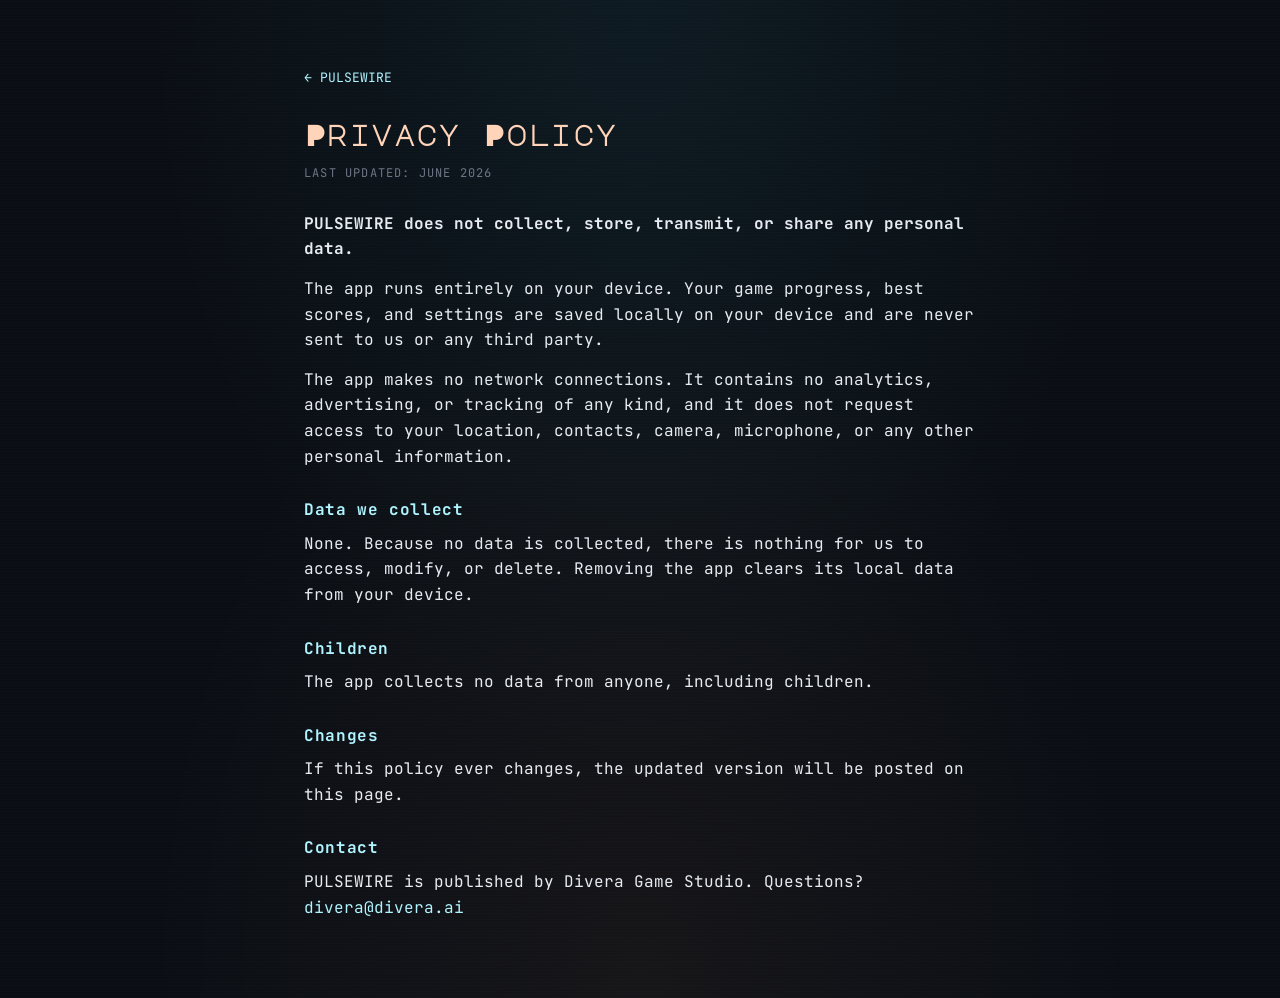
<file: privacy.html>
<!doctype html>
<html lang="en">
<head>
  <!-- Google tag (gtag.js) -->
  <script async src="https://www.googletagmanager.com/gtag/js?id=G-GVRMSDH97W"></script>
  <script>
    window.dataLayer = window.dataLayer || [];
    function gtag(){dataLayer.push(arguments);}
    gtag('js', new Date());
    gtag('config', 'G-GVRMSDH97W');
  </script>
  <meta charset="utf-8">
  <meta name="viewport" content="width=device-width, initial-scale=1">
  <title>PULSEWIRE — Privacy Policy</title>
  <meta name="description" content="PULSEWIRE collects no personal data. It runs entirely on your device.">
  <link rel="icon" href="assets/favicon.png" type="image/png">
  <link rel="preconnect" href="https://fonts.googleapis.com">
  <link rel="preconnect" href="https://fonts.gstatic.com" crossorigin>
  <link href="https://fonts.googleapis.com/css2?family=JetBrains+Mono:wght@400;700&family=Major+Mono+Display&display=swap" rel="stylesheet">
  <link rel="stylesheet" href="styles.css">
</head>
<body>
  <article class="page">
    <a class="back" href="index.html">&larr; PULSEWIRE</a>
    <h1>Privacy Policy</h1>
    <p class="updated">Last updated: June 2026</p>

    <p><strong>PULSEWIRE does not collect, store, transmit, or share any personal data.</strong></p>

    <p>The app runs entirely on your device. Your game progress, best scores, and settings are
    saved locally on your device and are never sent to us or any third party.</p>

    <p>The app makes no network connections. It contains no analytics, advertising, or tracking
    of any kind, and it does not request access to your location, contacts, camera, microphone,
    or any other personal information.</p>

    <h2>Data we collect</h2>
    <p>None. Because no data is collected, there is nothing for us to access, modify, or delete.
    Removing the app clears its local data from your device.</p>

    <h2>Children</h2>
    <p>The app collects no data from anyone, including children.</p>

    <h2>Changes</h2>
    <p>If this policy ever changes, the updated version will be posted on this page.</p>

    <h2>Contact</h2>
    <p>PULSEWIRE is published by Divera Game Studio. Questions? <a href="mailto:divera@divera.ai">divera@divera.ai</a></p>
  </article>
</body>
</html>
</file>
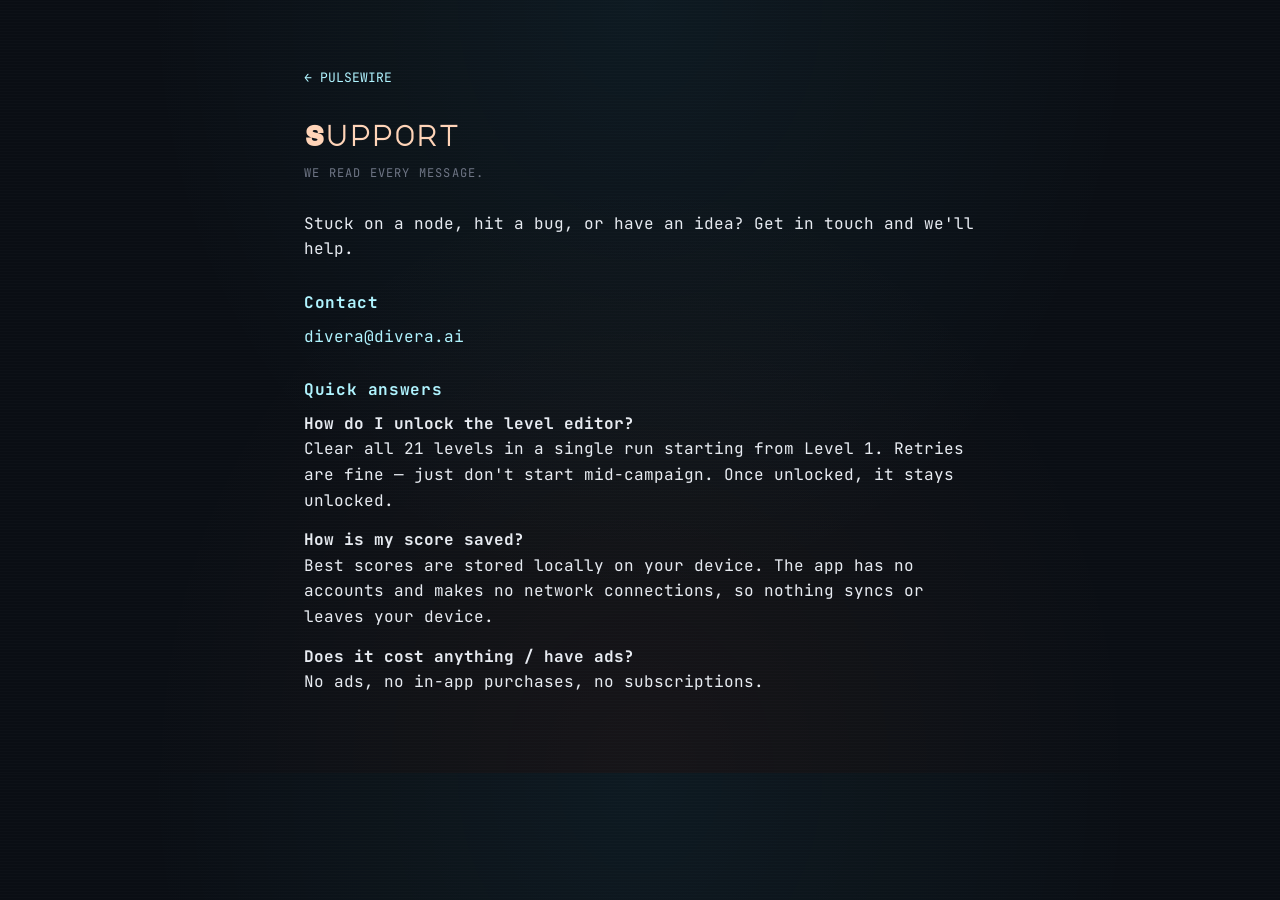
<file: support.html>
<!doctype html>
<html lang="en">
<head>
  <!-- Google tag (gtag.js) -->
  <script async src="https://www.googletagmanager.com/gtag/js?id=G-GVRMSDH97W"></script>
  <script>
    window.dataLayer = window.dataLayer || [];
    function gtag(){dataLayer.push(arguments);}
    gtag('js', new Date());
    gtag('config', 'G-GVRMSDH97W');
  </script>
  <meta charset="utf-8">
  <meta name="viewport" content="width=device-width, initial-scale=1">
  <title>PULSEWIRE — Support</title>
  <meta name="description" content="Get help with PULSEWIRE.">
  <link rel="icon" href="assets/favicon.png" type="image/png">
  <link rel="preconnect" href="https://fonts.googleapis.com">
  <link rel="preconnect" href="https://fonts.gstatic.com" crossorigin>
  <link href="https://fonts.googleapis.com/css2?family=JetBrains+Mono:wght@400;700&family=Major+Mono+Display&display=swap" rel="stylesheet">
  <link rel="stylesheet" href="styles.css">
</head>
<body>
  <article class="page">
    <a class="back" href="index.html">&larr; PULSEWIRE</a>
    <h1>Support</h1>
    <p class="updated">We read every message.</p>

    <p>Stuck on a node, hit a bug, or have an idea? Get in touch and we'll help.</p>

    <h2>Contact</h2>
    <p><a href="mailto:divera@divera.ai">divera@divera.ai</a></p>

    <h2>Quick answers</h2>
    <p><strong>How do I unlock the level editor?</strong><br>
    Clear all 21 levels in a single run starting from Level 1. Retries are fine — just don't start
    mid-campaign. Once unlocked, it stays unlocked.</p>

    <p><strong>How is my score saved?</strong><br>
    Best scores are stored locally on your device. The app has no accounts and makes no network
    connections, so nothing syncs or leaves your device.</p>

    <p><strong>Does it cost anything / have ads?</strong><br>
    No ads, no in-app purchases, no subscriptions.</p>
  </article>
</body>
</html>
</file>
<file: styles.css>
/* PULSEWIRE — marketing site. Brand-matched to the game (orange/cyan/black, CRT). */
:root {
  --bg-deep: #0a0e14;
  --bg-mid: #11171f;
  --conduit: #ffa070;
  --conduit-bright: #ffd4b8;
  --source-bright: #ffa070;
  --sink: #4ee0ff;
  --sink-bright: #b0f4ff;
  --flare: #ffe04a;
  --danger: #ff2a3a;
  --text-dim: #6e7585;
  --text-bright: #e8ecf2;
}

* { box-sizing: border-box; margin: 0; padding: 0; }

html { scroll-behavior: smooth; }

body {
  background: var(--bg-deep);
  color: var(--text-bright);
  font-family: 'JetBrains Mono', ui-monospace, monospace;
  line-height: 1.6;
  -webkit-font-smoothing: antialiased;
  overflow-x: hidden;
  /* faint CRT scanlines + radial glow */
  background-image:
    radial-gradient(ellipse at 50% 0%, rgba(78,224,255,0.06) 0%, transparent 55%),
    radial-gradient(ellipse at 50% 100%, rgba(255,160,112,0.05) 0%, transparent 55%),
    repeating-linear-gradient(0deg, rgba(255,255,255,0.012) 0 1px, transparent 1px 3px);
}

a { color: var(--sink-bright); text-decoration: none; }
a:hover { text-decoration: underline; }

/* Video background: full screen, subtle layout overlay, retro grid CRT styling */
.video-bg {
  position: fixed;
  inset: 0;
  z-index: -2;
  pointer-events: none;
  overflow: hidden;
  background: var(--bg-deep);
}
.video-bg video {
  width: 100%;
  height: 100%;
  object-fit: cover;
  opacity: 0.12; /* kept dim to keep text readable */
  filter: saturate(0.7) brightness(0.5) contrast(1.1);
  transition: opacity 500ms ease;
}
.video-bg-overlay {
  position: absolute;
  inset: 0;
  /* layers glow gradients + repeating lines on top of the video stream */
  background-image:
    radial-gradient(ellipse at 50% 0%, rgba(78,224,255,0.06) 0%, transparent 60%),
    radial-gradient(ellipse at 50% 100%, rgba(255,160,112,0.04) 0%, transparent 60%),
    repeating-linear-gradient(0deg, rgba(255,255,255,0.008) 0 1px, transparent 1px 3px);
}

/* Ambient background wire — subtle, behind all content */
.bg-wire { position: fixed; inset: 0; z-index: -1; pointer-events: none; overflow: hidden; opacity: 0.35; }
.bg-wire .wire-glow { fill: none; stroke: var(--conduit); stroke-width: 9; opacity: 0.12; }
.bg-wire .wire-core { fill: none; stroke: var(--conduit-bright); stroke-width: 2.5; opacity: 0.7; filter: drop-shadow(0 0 6px rgba(255,160,112,0.7)); }

@media (prefers-reduced-motion: reduce) {
  .bg-wire { display: none; }
  .video-bg { display: none; }
}

.wrap { max-width: 980px; margin: 0 auto; padding: 0 24px; }

/* ── HERO ── */
.hero { text-align: center; padding: 72px 24px 56px; }
.hero-mark {
  width: 168px; height: 168px;
  filter: drop-shadow(0 0 40px rgba(255,160,112,0.35));
}
.hero-title {
  font-family: 'Major Mono Display', monospace;
  font-size: clamp(40px, 11vw, 84px);
  letter-spacing: 0.06em;
  color: var(--conduit-bright);
  text-shadow: 0 0 30px rgba(255,160,112,0.45);
  margin: 14px 0 4px;
}
.hero-tag {
  font-size: clamp(10px, 2.6vw, 13px);
  letter-spacing: 0.34em;
  text-transform: uppercase;
  color: var(--text-dim);
}
.hero-hook {
  max-width: 620px; margin: 26px auto 0;
  font-size: 17px; color: var(--text-bright);
}
.hero-hook b { color: var(--flare); font-weight: 700; }

/* Official Apple "Download on the App Store" badge — the primary CTA */
.cta { margin-top: 34px; display: flex; flex-direction: column; align-items: center; gap: 10px; }

.store-sub { font-size: 12px; letter-spacing: 0.1em; color: var(--text-dim); }
.appstore-badge {
  display: inline-block;
  /* Apple requires clear space around the badge of at least 1/10 its height */
  padding: 6px;
  border-radius: 9px;
  transition: transform 160ms ease, filter 160ms ease;
}
.appstore-badge img {
  display: block;
  height: 56px; width: auto;
  filter: drop-shadow(0 0 18px rgba(78,224,255,0.18));
}
.appstore-badge:hover { transform: translateY(-1px); }
.appstore-badge:hover img { filter: drop-shadow(0 0 26px rgba(78,224,255,0.3)); }

/* Hero primary badge — larger + brighter glow so it reads as the main call to action */
.appstore-primary img {
  height: 67px;
  filter: drop-shadow(0 0 30px rgba(78,224,255,0.35));
}
.appstore-primary:hover img { filter: drop-shadow(0 0 40px rgba(78,224,255,0.5)); }

/* ── SECTIONS ── */
section { padding: 56px 0; border-top: 1px solid rgba(255,255,255,0.05); }
.section-label {
  font-family: 'Major Mono Display', monospace;
  font-size: 12px; letter-spacing: 0.3em; text-transform: uppercase;
  color: var(--sink-bright); text-align: center; margin-bottom: 30px;
  text-shadow: 0 0 16px rgba(78,224,255,0.3);
}

/* Marketing video centerpiece — gameplay preview in a phone frame */
.preview-phone { max-width: 300px; margin: 0 auto 40px; text-align: center; }

/* Two clips side by side — collapses to a stack on narrow screens */
.duo-sub { text-align: center; font-size: 13px; color: var(--text-dim); letter-spacing: 0.08em; margin: -18px 0 30px; }
.preview-duo { display: flex; gap: 26px; justify-content: center; align-items: flex-start; flex-wrap: wrap; margin: 0 auto 40px; }
.preview-duo .preview-phone { margin: 0; max-width: 250px; flex: 0 1 250px; }
.preview-video[data-autoplay] { cursor: pointer; }
.phone-frame {
  position: relative;
  border-radius: 30px;
  padding: 8px;
  background: linear-gradient(160deg, #1a212c 0%, #0a0e14 60%);
  border: 1px solid rgba(176,244,255,0.18);
  box-shadow:
    0 0 60px rgba(78,224,255,0.16),
    0 0 0 1px rgba(0,0,0,0.6) inset,
    0 24px 60px rgba(0,0,0,0.55);
}
/* notch */
.phone-frame::before {
  content: "";
  position: absolute;
  top: 8px; left: 50%; transform: translateX(-50%);
  width: 86px; height: 18px;
  background: #05070b;
  border-radius: 0 0 12px 12px;
  z-index: 2;
}
.preview-video {
  display: block;
  width: 100%; height: auto;
  border-radius: 22px;
  background: #05070b;
}

/* Closing line — the store page's outro, shared voice */
.closing-line {
  margin: 56px auto 8px;
  max-width: 560px;
  text-align: center;
  font-size: 14px;
  letter-spacing: 0.06em;
  color: var(--text-dim);
  font-style: italic;
}

/* Screenshots */
.shots { display: grid; grid-template-columns: repeat(auto-fit, minmax(180px, 1fr)); gap: 18px; align-items: start; }
.shot { text-align: center; }
.shot img {
  width: 100%; height: auto; display: block;
  border: 1px solid rgba(176,244,255,0.18); border-radius: 12px;
  background: #05070b;
}
.shot .cap { margin-top: 10px; font-size: 12px; color: var(--text-dim); letter-spacing: 0.08em; }

/* Features */
.features { display: grid; grid-template-columns: repeat(auto-fit, minmax(260px, 1fr)); gap: 18px; }
.feature {
  border: 1px solid rgba(255,160,112,0.16); background: rgba(255,160,112,0.03);
  border-radius: 10px; padding: 20px;
}
.feature h3 {
  font-family: 'Major Mono Display', monospace; font-size: 14px; letter-spacing: 0.08em;
  color: var(--conduit-bright); margin-bottom: 8px;
}
.feature p { font-size: 14px; color: var(--text-dim); }

/* FAQ — mirrors the FAQPage structured data */
.faq { max-width: 720px; margin: 0 auto; display: grid; gap: 14px; }
.faq-item {
  border: 1px solid rgba(78,224,255,0.14); background: rgba(78,224,255,0.03);
  border-radius: 10px; padding: 18px 20px;
}
.faq-item h3 {
  font-family: 'Major Mono Display', monospace; font-size: 14px; letter-spacing: 0.04em;
  color: var(--sink-bright); margin-bottom: 8px; line-height: 1.4;
}
.faq-item p { font-size: 14px; color: var(--text-dim); }

/* Pitch */
.pitch { max-width: 680px; margin: 0 auto; text-align: center; font-size: 17px; color: var(--text-bright); }
.pitch b { color: var(--sink-bright); font-weight: 700; }
#studio .pitch { margin-bottom: 40px; }   /* air between the intro line and the trio */
.pitch .src { color: var(--source-bright); }
.pitch .snk { color: var(--sink-bright); }
.pitch .dgr { color: var(--flare); }

/* ── PROSE pages (privacy / support) ── */
.page { max-width: 720px; margin: 0 auto; padding: 64px 24px; }
.page h1 {
  font-family: 'Major Mono Display', monospace; font-size: 28px; letter-spacing: 0.05em;
  color: var(--conduit-bright); margin-bottom: 6px;
}
.page .updated { color: var(--text-dim); font-size: 12px; letter-spacing: 0.1em; text-transform: uppercase; margin-bottom: 28px; }
.page h2 { font-size: 16px; color: var(--sink-bright); margin: 28px 0 8px; letter-spacing: 0.04em; }
.page p { color: var(--text-bright); margin-bottom: 14px; }
.page a.back { display: inline-block; margin-bottom: 24px; font-size: 13px; }

/* ── FOOTER ── */
footer { border-top: 1px solid rgba(255,255,255,0.06); padding: 40px 24px; text-align: center; color: var(--text-dim); }
footer .mark { font-family: 'Major Mono Display', monospace; letter-spacing: 0.2em; color: var(--text-dim); margin-bottom: 14px; }
footer .studio { font-family: 'Major Mono Display', monospace; font-size: 11px; letter-spacing: 0.18em; color: var(--conduit-bright); margin-bottom: 8px; }
footer nav { display: flex; gap: 22px; justify-content: center; flex-wrap: wrap; margin-bottom: 14px; font-size: 13px; letter-spacing: 0.08em; }
footer .copy { font-size: 12px; letter-spacing: 0.1em; }
</file>
